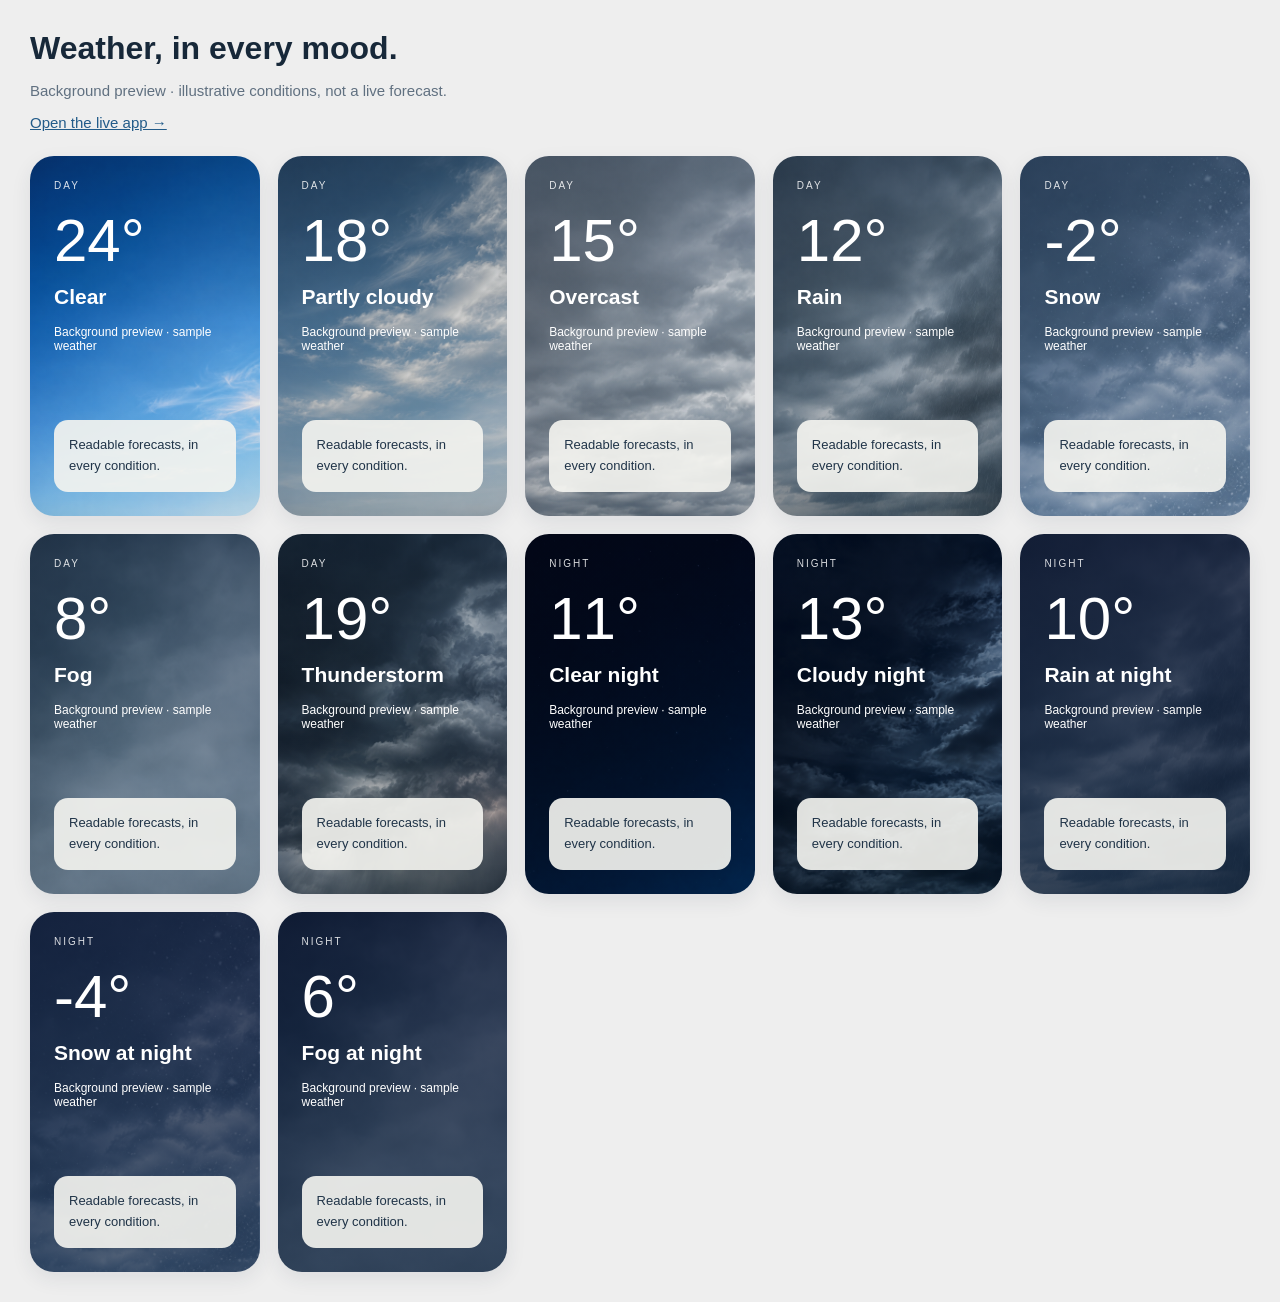
<file: static/weather-backgrounds.html>
<!doctype html><html lang="en"><head><meta charset="utf-8"><meta name="viewport" content="width=device-width,initial-scale=1"><title>WeatherAvatar · Background collection</title><link rel="stylesheet" href="/static/css/weather-scenes.css"><link rel="stylesheet" href="/static/css/weather-background-preview.css"></head><body class="wardrobe-mode"><header><h1>Weather, in every mood.</h1><p>Background preview · illustrative conditions, not a live forecast.</p><a href="/pilot">Open the live app →</a></header><main id="scenes"></main><script type="module" src="/static/js/weather-background-preview.mjs"></script></body></html>
</file>
<file: static/css/weather-scenes.css>
/* Bundled photographic scenes. Only the selected image is requested by CSS. */
body:not(.wardrobe-mode){background:#29455e;background-image:linear-gradient(155deg,#29455e,#657482);background-attachment:fixed}
body:not(.wardrobe-mode)::before{display:none}
[data-weather-scene]{--scene-overlay:linear-gradient(180deg,#10294155 0%,#122e4420 45%,#1c34491a 100%);--scene-image:none}
[data-weather-scene="clear"]{--scene-image:url('/static/images/weather/clear.png')}
[data-weather-scene="partly-cloudy"]{--scene-image:url('/static/images/weather-sky.png')}
[data-weather-scene="cloudy"]{--scene-image:url('/static/images/weather/cloudy.png')}
[data-weather-scene="rain"]{--scene-image:url('/static/images/weather/rain.png')}
[data-weather-scene="snow"]{--scene-image:url('/static/images/weather/snow.png');--scene-overlay:linear-gradient(180deg,#172c447d,#203c5745)}
[data-weather-scene="fog"]{--scene-image:url('/static/images/weather/fog.png');--scene-overlay:linear-gradient(180deg,#172c448c,#203c574a)}
[data-weather-scene="storm"]{--scene-image:url('/static/images/weather/storm.png')}
[data-weather-scene="night-clear"]{--scene-image:url('/static/images/weather/night-clear.png')}
[data-weather-scene="night-cloudy"]{--scene-image:url('/static/images/weather/night-cloudy.png')}
[data-weather-scene][data-period="night"]{--scene-overlay:linear-gradient(180deg,#050f286b,#081b3340)}
[data-weather-scene="snow"][data-period="night"],[data-weather-scene="fog"][data-period="night"],[data-weather-scene="rain"][data-period="night"]{--scene-overlay:linear-gradient(180deg,#040f2bb8,#091d39a6)}
body[data-weather-scene]:not(.wardrobe-mode),.scene-preview{background-color:#29455e;background-image:var(--scene-overlay),var(--scene-image);background-size:cover;background-position:center top;background-repeat:no-repeat}
body[data-weather-scene]:not(.wardrobe-mode){background-attachment:fixed}
body:not(.wardrobe-mode) .conditions,body:not(.wardrobe-mode) header,body:not(.wardrobe-mode) .page>h1,body:not(.wardrobe-mode) .page>.page-subtitle{color:#fff;text-shadow:0 1px 4px #07182b40}
body:not(.wardrobe-mode) footer,body:not(.wardrobe-mode) .weather-generation .fine{color:#fff}
body.wardrobe-mode{background:#f2f1ed}
body.wardrobe-mode header{color:#172839;text-shadow:none}
/* Rain summary is a light card, unlike ordinary page subtitles. */
body:not(.wardrobe-mode) #rain-page>.page-subtitle{color:#152d42;text-shadow:none}
</file>
<file: static/css/weather-background-preview.css>
*{box-sizing:border-box}body{margin:0;padding:30px;background:#eee!important;color:#243546;font:15px -apple-system,BlinkMacSystemFont,sans-serif}header{max-width:1400px;margin:0 auto 25px}h1{font-size:32px;margin:0 0 8px}header p{color:#607080}a{color:#225b89}main{max-width:1400px;margin:auto;display:grid;grid-template-columns:repeat(auto-fit,minmax(220px,1fr));gap:18px}.scene-preview{border-radius:24px;min-height:360px;overflow:hidden;padding:24px;color:#fff;display:flex;flex-direction:column;box-shadow:0 7px 20px #20304016}.scene-preview h2{font-size:21px;margin:10px 0}.scene-preview .temperature{font-size:60px;font-weight:300;margin-top:15px}.scene-preview p{font-size:12px;margin:6px 0}.sample-card{margin-top:auto;padding:15px;border-radius:14px;background:#f4f4f0e8;color:#203448;font-size:13px;line-height:1.6}.sample-card small{display:block;color:#5b6d7e;font-size:11px}.period{font-size:10px;letter-spacing:2px;text-transform:uppercase;opacity:.85}
</file>
